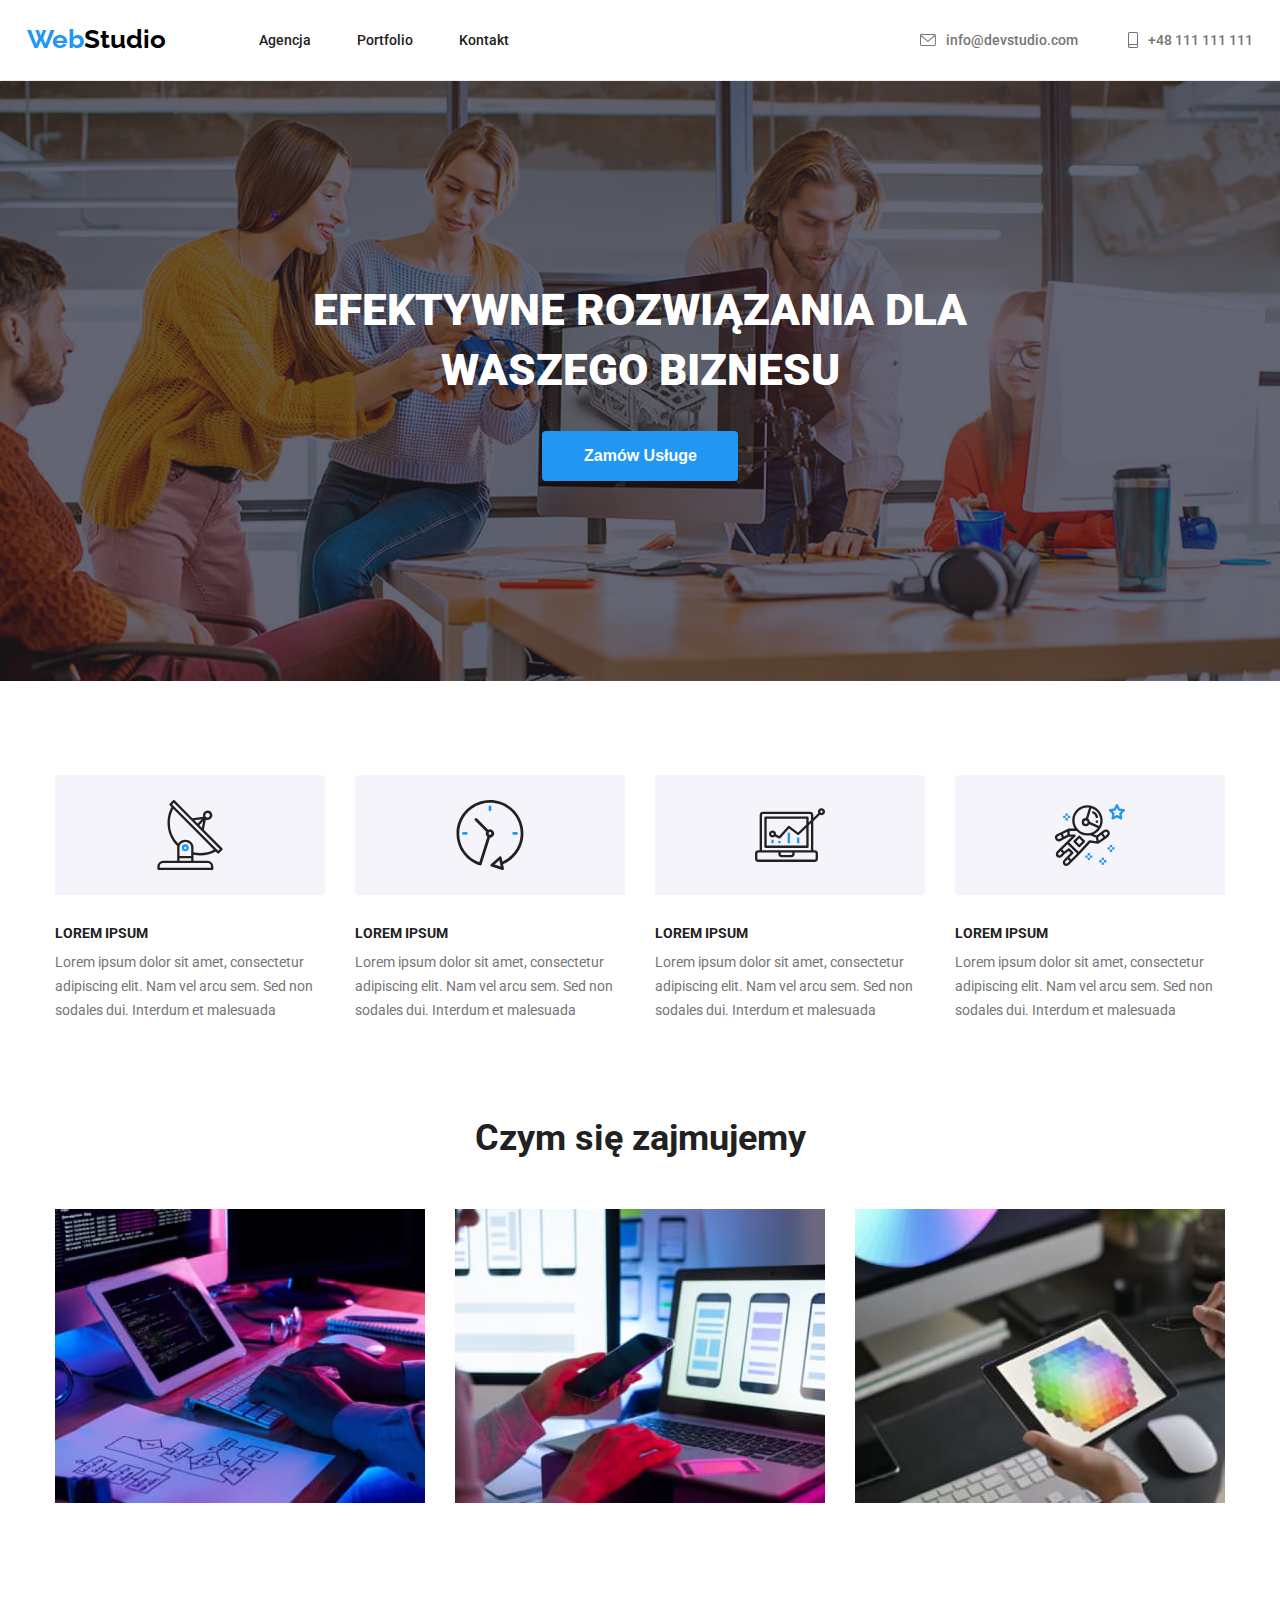
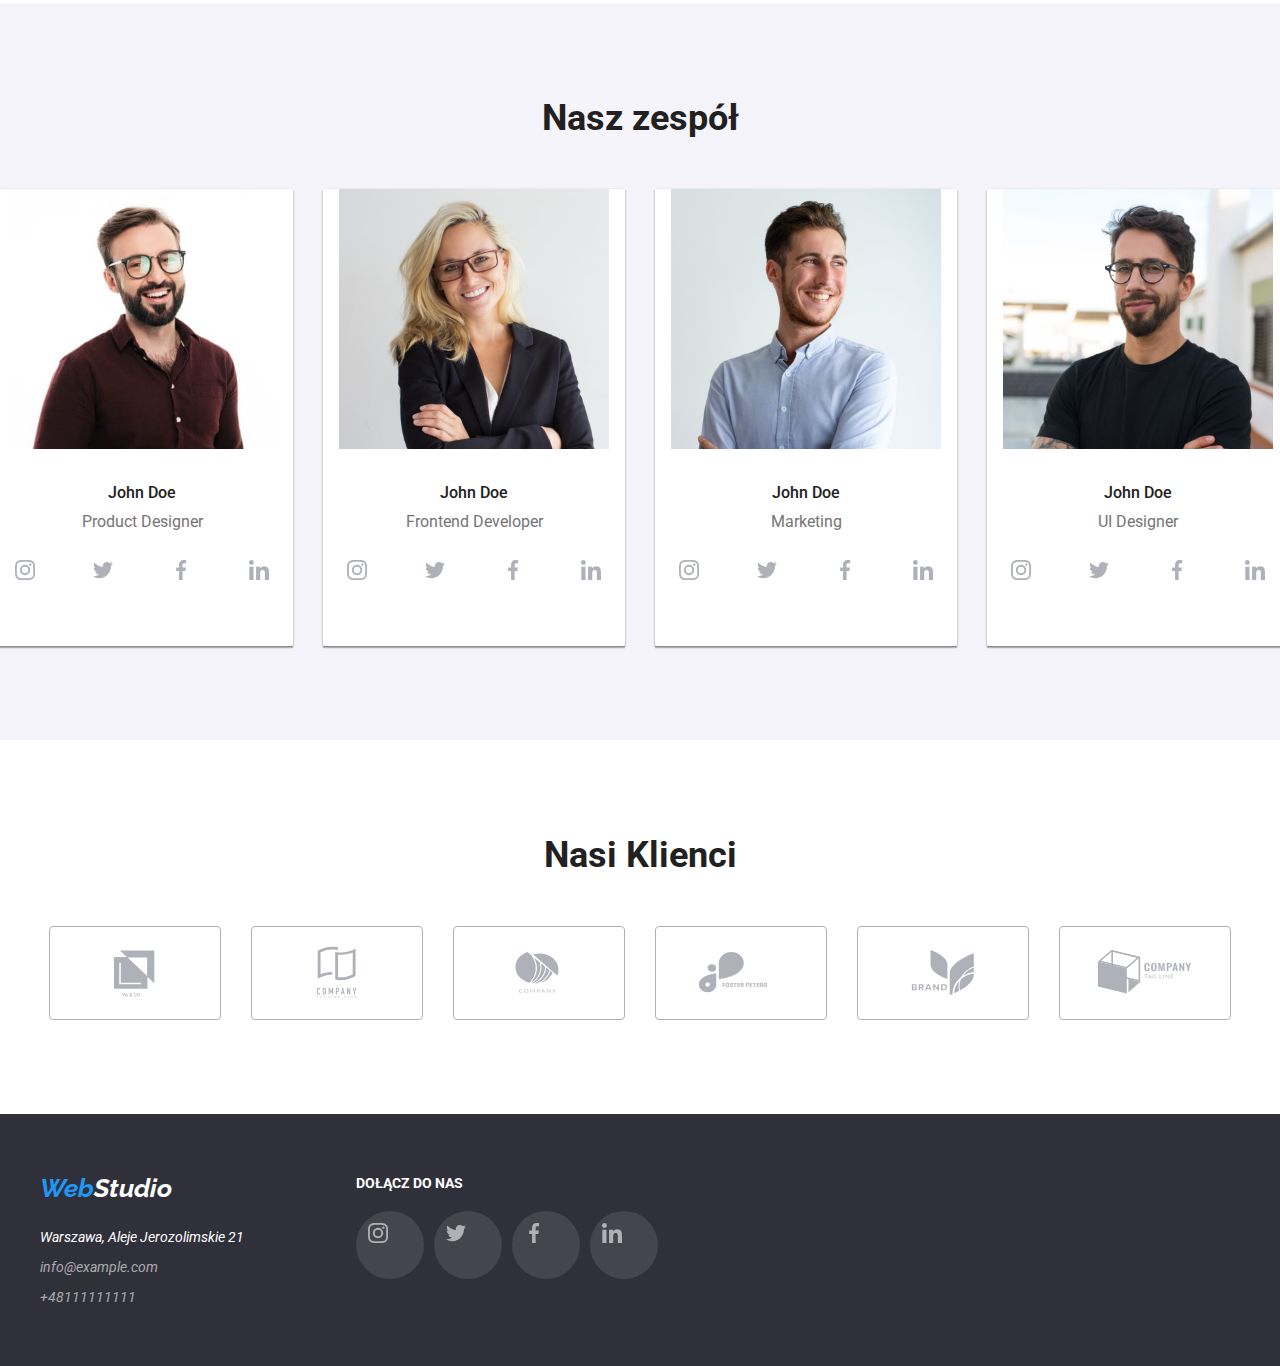
<file: index.html>
<!DOCTYPE html>
<html lang="pl">
    <head>
        <meta charset="UTF-8" />
        <meta http-equiv="X-UA-Compatible" content="IE=edge" />
        <meta name="viewport" content="width=device-width, initial-scale=1.0" />
        <title>Zadanie-4</title>
        <link
            rel="stylesheet"
            href="https://cdnjs.cloudflare.com/ajax/libs/modern-normalize/1.1.0/modern-normalize.min.css"
            integrity="sha512-wpPYUAdjBVSE4KJnH1VR1HeZfpl1ub8YT/NKx4PuQ5NmX2tKuGu6U/JRp5y+Y8XG2tV+wKQpNHVUX03MfMFn9Q=="
            crossorigin="anonymous"
            referrerpolicy="no-referrer"
        />
        <link rel="preconnect" href="https://fonts.googleapis.com" />
        <link rel="preconnect" href="https://fonts.gstatic.com" crossorigin />
        <link
            href="https://fonts.googleapis.com/css2?family=Raleway:wght@700&family=Roboto:wght@400;500;700;900&display=swap"
            rel="stylesheet"
        />
        <link rel="stylesheet" href="./css/styles.css" />
    </head>
    <body>
        <header class="header-border">
            <div class="container">
                <a href="./index.html"
                    ><span class="web-logo">Web</span
                    ><span class="studio-logo">Studio</span></a
                >

                <nav>
                    <ul class="nav-section">
                        <li>
                            <a class="nav-link" href="./index.html">Agencja</a>
                        </li>
                        <li>
                            <a class="nav-link" href="./portfolio.html"
                                >Portfolio</a
                            >
                        </li>
                        <li><a class="nav-link" href="#">Kontakt</a></li>
                    </ul>
                </nav>
                <ul class="header-contact">
                    <li>
                        <a
                            class="contact phone-envelope"
                            href="mailto:info@devstudio.com"
                            ><svg width="16px" height="12px">
                                <use
                                    href="./images/icons.svg#icon-envelope"
                                ></use>
                            </svg>
                            info@devstudio.com</a
                        >
                    </li>
                    <li>
                        <a
                            class="contact phone-envelope"
                            href="tel:+48111111111"
                            ><svg width="10px" height="16px">
                                <use
                                    href="./images/icons.svg#icon-smartphone"
                                ></use>
                            </svg>
                            +48&nbsp;111&nbsp;111&nbsp;111</a
                        >
                    </li>
                </ul>
            </div>
        </header>
        <main>
            <section class="main-background main-image">
                <div class="container main-content">
                    <h1 class="main-text">
                        EFEKTYWNE ROZWIĄZANIA DLA WASZEGO BIZNESU
                    </h1>
                    <button class="service-button" type="button">
                        Zamów Usługe
                    </button>
                </div>
            </section>
            <section class="section">
                <div class="container">
                    <ul class="body-contents">
                        <li>
                            <div class="lorem-icon">
                                <svg width="70px" height="70px">
                                    <use
                                        href="./images/icons.svg#icon-antenna"
                                    ></use>
                                </svg>
                            </div>
                            <h4>LOREM IPSUM</h4>
                            <p>
                                Lorem ipsum dolor sit amet, consectetur
                                adipiscing elit. Nam vel arcu sem. Sed non
                                sodales dui. Interdum et malesuada
                            </p>
                        </li>
                        <li>
                            <div class="lorem-icon">
                                <svg width="70px" height="70px">
                                    <use
                                        href="./images/icons.svg#icon-clock"
                                    ></use>
                                </svg>
                            </div>
                            <h4>LOREM IPSUM</h4>
                            <p>
                                Lorem ipsum dolor sit amet, consectetur
                                adipiscing elit. Nam vel arcu sem. Sed non
                                sodales dui. Interdum et malesuada
                            </p>
                        </li>
                        <li>
                            <div class="lorem-icon">
                                <svg width="70px" height="70px">
                                    <use
                                        href="./images/icons.svg#icon-diagram"
                                    ></use>
                                </svg>
                            </div>
                            <h4>LOREM IPSUM</h4>
                            <p>
                                Lorem ipsum dolor sit amet, consectetur
                                adipiscing elit. Nam vel arcu sem. Sed non
                                sodales dui. Interdum et malesuada
                            </p>
                        </li>
                        <li>
                            <div class="lorem-icon">
                                <svg width="70px" height="70px">
                                    <use
                                        href="./images/icons.svg#icon-astronaut"
                                    ></use>
                                </svg>
                            </div>
                            <h4>LOREM IPSUM</h4>
                            <p>
                                Lorem ipsum dolor sit amet, consectetur
                                adipiscing elit. Nam vel arcu sem. Sed non
                                sodales dui. Interdum et malesuada
                            </p>
                        </li>
                    </ul>
                </div>
            </section>
            <section class="section no-padding">
                <div class="container main-content">
                    <h2 class="present-and-team-title">Czym się zajmujemy</h2>
                    <ul class="what-we-do">
                        <li>
                            <img
                                src="./images/image1.jpg"
                                alt="programista-kodujący-program"
                                width="370"
                                height="294"
                            />
                        </li>
                        <li>
                            <img
                                src="./images/image2.jpg"
                                alt="projektant-pracujący-nad-aplikacją-na-telefon"
                                width="370"
                                height="294"
                            />
                        </li>
                        <li>
                            <img
                                src="./images/image3.jpg"
                                alt="designer-pracujący-nad-kolorystyką-strony"
                                width="370"
                                height="294"
                            />
                        </li>
                    </ul>
                </div>
            </section>
            <section class="team-backgroud section">
                <div class="container main-content">
                    <h2 class="present-and-team-title">Nasz zespół</h2>
                    <ul class="image-title">
                        <li class="our-team-shadow">
                            <figure class="team-border">
                                <img
                                    src="./images/image4.jpg"
                                    alt="Product-Designer"
                                    width="270"
                                    height="260"
                                />
                                <figcaption>
                                    <h4>John Doe</h4>
                                    <p>Product Designer</p>
                                    <div class="social-section">
                                        <a class="social-icon-box">
                                            <svg
                                                class="social-icon"
                                                width="20px"
                                                height="20px"
                                            >
                                                <use
                                                    href="./images/icons.svg#icon-instagram"
                                                ></use>
                                            </svg>
                                        </a>
                                        <a class="social-icon-box">
                                            <svg
                                                class="social-icon"
                                                width="20px"
                                                height="20px"
                                            >
                                                <use
                                                    href="./images/icons.svg#icon-twitter"
                                                ></use>
                                            </svg>
                                        </a>
                                        <a class="social-icon-box">
                                            <svg
                                                class="social-icon"
                                                width="20px"
                                                height="20px"
                                            >
                                                <use
                                                    href="./images/icons.svg#icon-facebook"
                                                ></use>
                                            </svg>
                                        </a>
                                        <a class="social-icon-box">
                                            <svg
                                                class="social-icon"
                                                width="20px"
                                                height="20px"
                                            >
                                                <use
                                                    href="./images/icons.svg#icon-linkedin"
                                                ></use>
                                            </svg>
                                        </a>
                                    </div>
                                </figcaption>
                            </figure>
                        </li>
                        <li class="our-team-shadow">
                            <figure class="team-border">
                                <img
                                    src="./images/image5.jpg"
                                    alt="Frontend Developer"
                                    width="270"
                                    height="260"
                                />
                                <figcaption>
                                    <h4>John Doe</h4>
                                    <p>Frontend Developer</p>
                                    <div class="social-section">
                                        <a class="social-icon-box">
                                            <svg
                                                class="social-icon"
                                                width="20px"
                                                height="20px"
                                            >
                                                <use
                                                    href="./images/icons.svg#icon-instagram"
                                                ></use>
                                            </svg>
                                        </a>
                                        <a class="social-icon-box">
                                            <svg
                                                class="social-icon"
                                                width="20px"
                                                height="20px"
                                            >
                                                <use
                                                    href="./images/icons.svg#icon-twitter"
                                                ></use>
                                            </svg>
                                        </a>
                                        <a class="social-icon-box">
                                            <svg
                                                class="social-icon"
                                                width="20px"
                                                height="20px"
                                            >
                                                <use
                                                    href="./images/icons.svg#icon-facebook"
                                                ></use>
                                            </svg>
                                        </a>
                                        <a class="social-icon-box">
                                            <svg
                                                class="social-icon"
                                                width="20px"
                                                height="20px"
                                            >
                                                <use
                                                    href="./images/icons.svg#icon-linkedin"
                                                ></use>
                                            </svg>
                                        </a>
                                    </div>
                                </figcaption>
                            </figure>
                        </li>
                        <li class="our-team-shadow">
                            <figure class="team-border">
                                <img
                                    src="./images/image6.jpg"
                                    alt="Marketing"
                                    width="270"
                                    height="260"
                                />
                                <figcaption>
                                    <h4>John Doe</h4>
                                    <p>Marketing</p>
                                    <div class="social-section">
                                        <a class="social-icon-box">
                                            <svg
                                                class="social-icon"
                                                width="20px"
                                                height="20px"
                                            >
                                                <use
                                                    href="./images/icons.svg#icon-instagram"
                                                ></use>
                                            </svg>
                                        </a>
                                        <a class="social-icon-box">
                                            <svg
                                                class="social-icon"
                                                width="20px"
                                                height="20px"
                                            >
                                                <use
                                                    href="./images/icons.svg#icon-twitter"
                                                ></use>
                                            </svg>
                                        </a>
                                        <a class="social-icon-box">
                                            <svg
                                                class="social-icon"
                                                width="20px"
                                                height="20px"
                                            >
                                                <use
                                                    href="./images/icons.svg#icon-facebook"
                                                ></use>
                                            </svg>
                                        </a>
                                        <a class="social-icon-box">
                                            <svg
                                                class="social-icon"
                                                width="20px"
                                                height="20px"
                                            >
                                                <use
                                                    href="./images/icons.svg#icon-linkedin"
                                                ></use>
                                            </svg>
                                        </a>
                                    </div>
                                </figcaption>
                            </figure>
                        </li>
                        <li class="our-team-shadow">
                            <figure class="team-border">
                                <img
                                    src="./images/image7.jpg"
                                    alt="UI Designer"
                                    width="270"
                                    height="260"
                                />
                                <figcaption>
                                    <h4>John Doe</h4>
                                    <p>UI Designer</p>
                                    <div class="social-section">
                                        <a class="social-icon-box">
                                            <svg
                                                class="social-icon"
                                                width="20px"
                                                height="20px"
                                            >
                                                <use
                                                    href="./images/icons.svg#icon-instagram"
                                                ></use>
                                            </svg>
                                        </a>
                                        <a class="social-icon-box">
                                            <svg
                                                class="social-icon"
                                                width="20px"
                                                height="20px"
                                            >
                                                <use
                                                    href="./images/icons.svg#icon-twitter"
                                                ></use>
                                            </svg>
                                        </a>
                                        <a class="social-icon-box">
                                            <svg
                                                class="social-icon"
                                                width="20px"
                                                height="20px"
                                            >
                                                <use
                                                    href="./images/icons.svg#icon-facebook"
                                                ></use>
                                            </svg>
                                        </a>
                                        <a class="social-icon-box">
                                            <svg
                                                class="social-icon"
                                                width="20px"
                                                height="20px"
                                            >
                                                <use
                                                    href="./images/icons.svg#icon-linkedin"
                                                ></use>
                                            </svg>
                                        </a>
                                    </div>
                                </figcaption>
                            </figure>
                        </li>
                    </ul>
                </div>
            </section>
            <section class="section">
                <div class="container main-content">
                    <h2 class="present-and-team-title">Nasi Klienci</h2>
                    <div class="our-client-section">
                        <a class="our-client">
                            <svg
                                width="106px"
                                height="60.04px"
                                class="social-icon"
                            >
                                <use href="./images/icons.svg#icon-logo"></use>
                            </svg>
                        </a>
                        <a class="our-client">
                            <svg
                                width="106px"
                                height="60.04px"
                                class="social-icon"
                            >
                                <use href="./images/icons.svg#icon-logo2"></use>
                            </svg>
                        </a>
                        <a class="our-client">
                            <svg
                                width="106px"
                                height="60.04px"
                                class="social-icon"
                            >
                                <use href="./images/icons.svg#icon-logo3"></use>
                            </svg>
                        </a>
                        <a class="our-client">
                            <svg
                                width="106px"
                                height="60.04px"
                                class="social-icon"
                            >
                                <use href="./images/icons.svg#icon-logo4"></use>
                            </svg>
                        </a>
                        <a class="our-client">
                            <svg
                                width="106px"
                                height="60.04px"
                                class="social-icon"
                            >
                                <use href="./images/icons.svg#icon-logo5"></use>
                            </svg>
                        </a>
                        <a class="our-client">
                            <svg
                                width="106px"
                                height="60.04px"
                                class="social-icon"
                            >
                                <use href="./images/icons.svg#icon-logo6"></use>
                            </svg>
                        </a>
                    </div>
                </div>
            </section>
        </main>
        <footer class="footer-background">
            <div class="container footer">
                <div class="footer-section">
                    <address>
                        <a href="./index.html">
                            <span class="web-logo">Web</span
                            ><span class="studio-logo-ft">Studio</span></a
                        >
                        <p class="footer-adress">
                            Warszawa, Aleje Jerozolimskie 21
                        </p>
                        <p class="footer-contact">info@example.com</p>
                        <p class="footer-contact">+48111111111</p>
                    </address>
                    <div class="footer">
                        <h3 class="join-us">DOŁĄCZ DO NAS</h3>
                        <div class="social-footer">
                            <a class="social-icon-box-ft" href="#">
                                <svg
                                    class="social-icon"
                                    width="20px"
                                    height="20px"
                                >
                                    <use
                                        href="./images/icons.svg#icon-instagram"
                                    ></use>
                                </svg>
                            </a>
                            <a class="social-icon-box-ft">
                                <svg
                                    class="social-icon"
                                    width="20px"
                                    height="20px"
                                >
                                    <use
                                        href="./images/icons.svg#icon-twitter"
                                    ></use>
                                </svg>
                            </a>
                            <a class="social-icon-box-ft">
                                <svg
                                    class="social-icon"
                                    width="20px"
                                    height="20px"
                                >
                                    <use
                                        href="./images/icons.svg#icon-facebook"
                                    ></use>
                                </svg>
                            </a>
                            <a class="social-icon-box-ft">
                                <svg
                                    class="social-icon"
                                    width="20px"
                                    height="20px"
                                >
                                    <use
                                        href="./images/icons.svg#icon-linkedin"
                                    ></use>
                                </svg>
                            </a>
                        </div>
                    </div>
                </div>
            </div>
        </footer>
    </body>
</html>
</file>
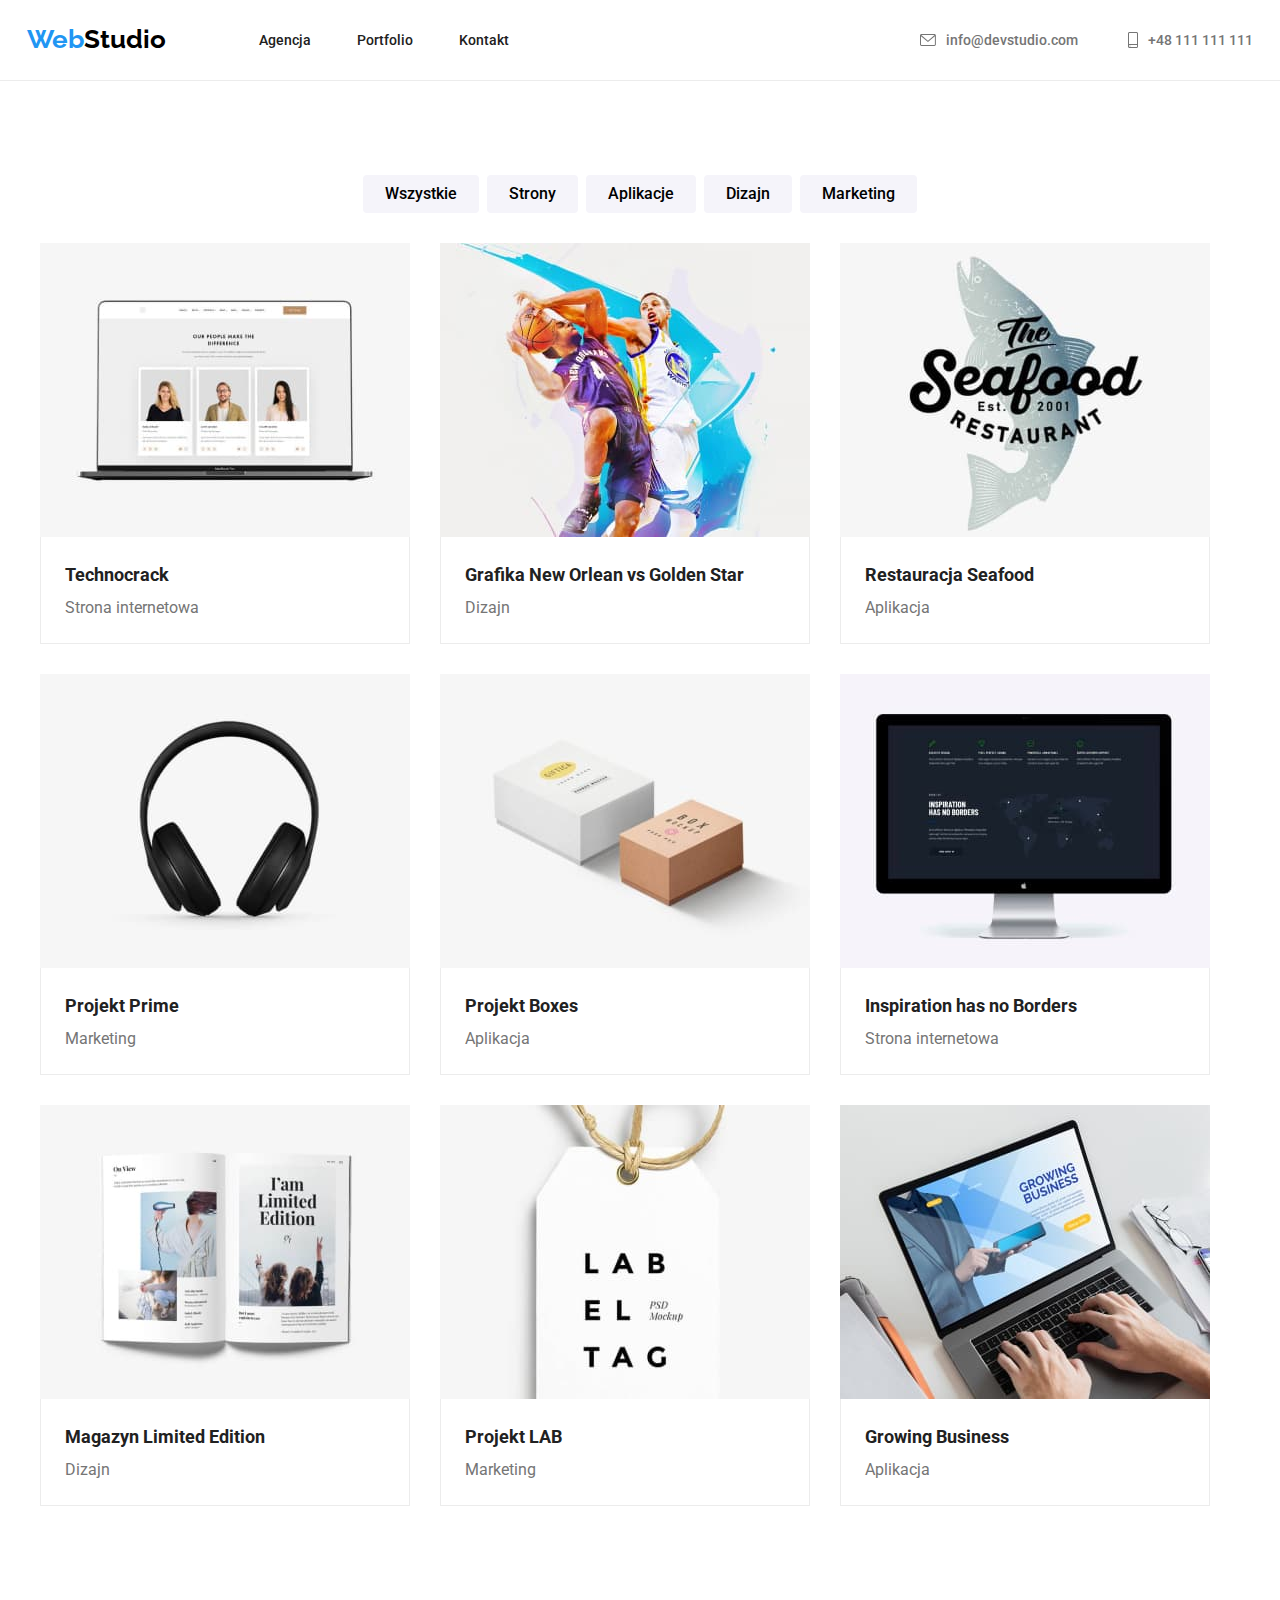
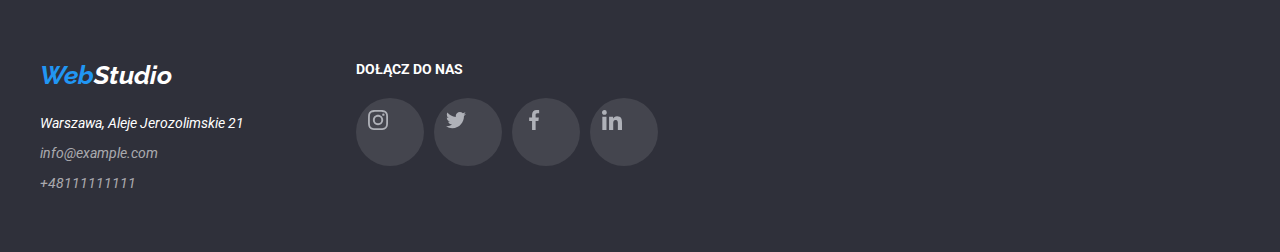
<file: portfolio.html>
<!DOCTYPE html>
<html lang="pl">
    <head>
        <meta charset="UTF-8" />
        <meta http-equiv="X-UA-Compatible" content="IE=edge" />
        <meta name="viewport" content="width=device-width, initial-scale=1.0" />
        <title>Portfolio</title>
        <link
            rel="stylesheet"
            href="https://cdnjs.cloudflare.com/ajax/libs/modern-normalize/1.1.0/modern-normalize.min.css"
            integrity="sha512-wpPYUAdjBVSE4KJnH1VR1HeZfpl1ub8YT/NKx4PuQ5NmX2tKuGu6U/JRp5y+Y8XG2tV+wKQpNHVUX03MfMFn9Q=="
            crossorigin="anonymous"
            referrerpolicy="no-referrer"
        />
        <link rel="preconnect" href="https://fonts.googleapis.com" />
        <link rel="preconnect" href="https://fonts.gstatic.com" crossorigin />
        <link
            href="https://fonts.googleapis.com/css2?family=Raleway:wght@700&family=Roboto:wght@400;500;700;900&display=swap"
            rel="stylesheet"
        />
        <link rel="stylesheet" href="./css/styles.css" />
    </head>
    <body>
        <header class="header-border">
            <div class="container">
                <a href="./index.html"
                    ><span class="web-logo">Web</span
                    ><span class="studio-logo">Studio</span></a
                >
                <nav>
                    <ul class="nav-section">
                        <li>
                            <a class="nav-link" href="./index.html">Agencja</a>
                        </li>
                        <li>
                            <a class="nav-link" href="./portfolio.html"
                                >Portfolio</a
                            >
                        </li>
                        <li><a class="nav-link" href="#">Kontakt</a></li>
                    </ul>
                </nav>
                <ul class="header-contact">
                    <li>
                        <a
                            class="contact phone-envelope"
                            href="mailto:info@devstudio.com"
                            ><svg width="16px" height="12px">
                                <use
                                    href="./images/icons.svg#icon-envelope"
                                ></use>
                            </svg>
                            info@devstudio.com</a
                        >
                    </li>
                    <li>
                        <a
                            class="contact phone-envelope"
                            href="tel:+48111111111"
                            ><svg width="10px" height="16px">
                                <use
                                    href="./images/icons.svg#icon-smartphone"
                                ></use>
                            </svg>
                            +48&nbsp;111&nbsp;111&nbsp;111</a
                        >
                    </li>
                </ul>
            </div>
        </header>
        <main>
            <!-- filters -->
            <section class="section">
                <div class="container main-content">
                    <ul class="filter">
                        <li>
                            <button class="filters-button" type="button">
                                Wszystkie
                            </button>
                        </li>
                        <li>
                            <button class="filters-button" type="button">
                                Strony
                            </button>
                        </li>
                        <li>
                            <button class="filters-button" type="button">
                                Aplikacje
                            </button>
                        </li>
                        <li>
                            <button class="filters-button" type="button">
                                Dizajn
                            </button>
                        </li>
                        <li>
                            <button class="filters-button" type="button">
                                Marketing
                            </button>
                        </li>
                    </ul>
                </div>
                <!-- pottfolio-section -->
                <div class="container">
                    <ul class="image-portfolio">
                        <li class="img-shadow">
                            <figure>
                                <img
                                    class="no-gap"
                                    src="./images/portfolio1.jpg"
                                    alt="laptop-with-open-website"
                                    width="370"
                                    height="294"
                                />
                                <figcaption class="portfolio-title-space">
                                    <h4>Technocrack</h4>
                                    <span>Strona internetowa</span>
                                </figcaption>
                            </figure>
                        </li>
                        <li class="img-shadow">
                            <figure>
                                <img
                                    class="no-gap"
                                    src="./images/portfolio2.jpg"
                                    alt="Image-new-orlean-vs-golden-star"
                                    width="370"
                                    height="294"
                                />
                                <figcaption class="portfolio-title-space">
                                    <h4>Grafika New Orlean vs Golden Star</h4>
                                    <span>Dizajn</span>
                                </figcaption>
                            </figure>
                        </li>
                        <li class="img-shadow">
                            <figure>
                                <img
                                    class="no-gap"
                                    src="./images/portfolio3.jpg"
                                    alt="seafood-restaurant-logo"
                                    width="370"
                                    height="294"
                                />
                                <figcaption class="portfolio-title-space">
                                    <h4>Restauracja Seafood</h4>
                                    <span>Aplikacja</span>
                                </figcaption>
                            </figure>
                        </li>
                        <li class="img-shadow">
                            <figure>
                                <img
                                    class="no-gap"
                                    src="./images/portfolio4.jpg"
                                    alt="headphones"
                                    width="370"
                                    height="294"
                                />
                                <figcaption class="portfolio-title-space">
                                    <h4>Projekt Prime</h4>
                                    <span>Marketing</span>
                                </figcaption>
                            </figure>
                        </li>
                        <li class="img-shadow">
                            <figure>
                                <img
                                    class="no-gap"
                                    src="./images/portfolio5.jpg"
                                    alt="white=and=brown-boxes"
                                    width="370"
                                    height="294"
                                />
                                <figcaption class="portfolio-title-space">
                                    <h4>Projekt Boxes</h4>
                                    <span>Aplikacja</span>
                                </figcaption>
                            </figure>
                        </li>
                        <li class="img-shadow">
                            <figure>
                                <img
                                    class="no-gap"
                                    src="./images/portfolio6.jpg"
                                    alt="monitor=with-open-website"
                                    width="370"
                                    height="294"
                                />
                                <figcaption class="portfolio-title-space">
                                    <h4>Inspiration has no Borders</h4>
                                    <span>Strona internetowa</span>
                                </figcaption>
                            </figure>
                        </li>
                        <li class="img-shadow">
                            <figure>
                                <img
                                    class="no-gap"
                                    src="./images/portfolio7.jpg"
                                    alt="limited-edition-magazine"
                                    width="370"
                                    height="294"
                                />
                                <figcaption class="portfolio-title-space">
                                    <h4>Magazyn Limited Edition</h4>
                                    <span>Dizajn</span>
                                </figcaption>
                            </figure>
                        </li>
                        <li class="img-shadow">
                            <figure>
                                <img
                                    class="no-gap"
                                    src="./images/portfolio8.jpg"
                                    alt="white=pendant-lab-el-tag"
                                    width="370"
                                    height="294"
                                />
                                <figcaption class="portfolio-title-space">
                                    <h4>Projekt LAB</h4>
                                    <span>Marketing</span>
                                </figcaption>
                            </figure>
                        </li>
                        <li class="img-shadow">
                            <figure>
                                <img
                                    class="no-gap"
                                    src="./images/portfolio9.jpg"
                                    alt="man-typing-on-laptop"
                                    width="370"
                                    height="294"
                                />
                                <figcaption class="portfolio-title-space">
                                    <h4>Growing Business</h4>
                                    <span>Aplikacja</span>
                                </figcaption>
                            </figure>
                        </li>
                    </ul>
                </div>
            </section>
        </main>
        <footer>
            <div class="footer-background">
                <div class="container footer">
                    <div class="footer-section">
                        <address>
                            <a href="./index.html">
                                <span class="web-logo">Web</span
                                ><span class="studio-logo-ft">Studio</span></a
                            >
                            <p class="footer-adress">
                                Warszawa, Aleje Jerozolimskie 21
                            </p>
                            <p class="footer-contact">info@example.com</p>
                            <p class="footer-contact">+48111111111</p>
                        </address>
                        <div class="footer">
                            <h3 class="join-us">DOŁĄCZ DO NAS</h3>
                            <div class="social-footer">
                                <div class="social-icon-box-ft">
                                    <svg
                                        class="social-icon"
                                        width="20px"
                                        height="20px"
                                    >
                                        <use
                                            href="./images/icons.svg#icon-instagram"
                                        ></use>
                                    </svg>
                                </div>
                                <div class="social-icon-box-ft">
                                    <svg
                                        class="social-icon"
                                        width="20px"
                                        height="20px"
                                    >
                                        <use
                                            href="./images/icons.svg#icon-twitter"
                                        ></use>
                                    </svg>
                                </div>
                                <div class="social-icon-box-ft">
                                    <svg
                                        class="social-icon"
                                        width="20px"
                                        height="20px"
                                    >
                                        <use
                                            href="./images/icons.svg#icon-facebook"
                                        ></use>
                                    </svg>
                                </div>
                                <div class="social-icon-box-ft">
                                    <svg
                                        class="social-icon"
                                        width="20px"
                                        height="20px"
                                    >
                                        <use
                                            href="./images/icons.svg#icon-linkedin"
                                        ></use>
                                    </svg>
                                </div>
                            </div>
                        </div>
                    </div>
                </div>
            </div>
        </footer>
    </body>
</html>
</file>
<file: css/styles.css>
* {
    margin: 0;
}
ul {
    list-style-type: none;
}
button {
    border: none;
    border-radius: 4px;
}
a {
    text-decoration: none;
}
.container {
    display: flex;
    align-items: center;
    width: 1200px;
    margin: 0 auto;
    padding: 0 15px;
    justify-content: center;
}

body {
    font-family: "Roboto", "sans-serif";
    color: var(--nav-color);
    font-weight: 700;
    font-size: 14px;
    line-height: 1.46;
    margin: 0 auto;
    letter-spacing: 3%;
}
:root {
    --main-text-ft-active-bg-color: #ffffff;
    --sub-title-and-contact-color: #757575;
    --active-link-and-button-bg-color: #2196f3;
    --nav-color: #212121;
    --main-and-ft-bg-color: #2f303a;
    --team-and-filter-button-bg-color: #f5f4fa;
    --ft-contact-color: rgba(255, 255, 255, 0.6);
    --logo-color: #000000;
    --border-color: #ececec;
    --social-color: #afb1b8;
}
.body-contents {
    display: flex;
    justify-content: center;
    column-gap: 30px;
}
.icon {
    background-color: var(--team-and-filter-button-bg-color);
}
.body-contents p,
span {
    color: var(--sub-title-and-contact-color);
    width: 270px;
    font-weight: 400;
    font-size: 14px;
    line-height: 1.71;
}
.body-contents h4 {
    font-weight: 700;
    width: 270px;
    font-size: 14px;
    line-height: 1.17;
    margin-bottom: 10px;
}
.main-background {
    padding-top: 200px;
    padding-bottom: 200px;
}
.team-backgroud {
    background-color: var(--team-and-filter-button-bg-color);
}
.footer-background {
    background-color: var(--main-and-ft-bg-color);
    height: 252px;
    display: flex;
}
.main-text {
    color: var(--main-text-ft-active-bg-color);
    font-weight: 900;
    font-size: 44px;
    line-height: 1.36;
    text-align: center;
    width: 696px;
    margin-bottom: 30px;
}
.nav-link {
    color: var(--nav-color);
    font-weight: 500;
    font-size: 14px;
    line-height: 1.17;
    display: flex;
}
.nav-link:hover,
.nav-link:focus {
    color: var(--active-link-and-button-bg-color);
    background-color: var(--main-text-ft-active-bg-color);
}
.footer-adress {
    color: var(--main-text-ft-active-bg-color);
    font-weight: 400;
    font-size: 14px;
    line-height: 1.5;
    width: 246px;
    text-align: left;
    margin-top: 20px;
}
.footer-adress:hover,
.footer-adress:focus {
    color: var(--active-link-and-button-bg-color);
}
.footer-contact {
    color: var(--ft-contact-color);
    font-weight: 400;
    font-size: 14px;
    line-height: 1.5;
    width: 231px;
    text-align: left;
    margin-top: 9px;
}
.footer-contact:hover,
.footer-contact:focus {
    color: var(--active-link-and-button-bg-color);
}
.web-logo {
    font-family: "Raleway", "sans-serif";
    color: var(--active-link-and-button-bg-color);
    font-weight: 700;
    font-size: 26px;
    line-height: 1.19;
    text-align: left;
}
.studio-logo {
    font-family: "Raleway", "sans-serif";
    color: var(--logo-color);
    font-weight: 700;
    font-size: 26px;
    line-height: 1.38;
}
.studio-logo-ft {
    font-family: "Raleway", "sans-serif";
    color: var(--main-text-ft-active-bg-color);
    font-weight: 700;
    font-size: 26px;
    line-height: 1.38;
}
.filters-button {
    font-family: "Roboto", "sans-serif";
    background-color: var(--team-and-filter-button-bg-color);
    font-weight: 500;
    font-size: 16px;
    line-height: 1.62;
    padding: 6px 22px;
    cursor: pointer;
}
.filters-button:hover,
.filters-button:focus {
    color: var(--main-text-ft-active-bg-color);
    background-color: var(--active-link-and-button-bg-color);
}
.contact {
    color: var(--sub-title-and-contact-color);
    font-weight: 500;
    font-size: 14px;
    line-height: 1.17;
    text-align: left;
}
.contact:hover,
.contact:focus {
    color: var(--active-link-and-button-bg-color);
    fill: var(--active-link-and-button-bg-color);
}
.phone-envelope {
    display: flex;
    column-gap: 10px;
    align-items: center;
    fill: var(--sub-title-and-contact-color);
}
.service-button {
    color: var(--main-text-ft-active-bg-color);
    background-color: var(--active-link-and-button-bg-color);
    font-weight: 700;
    font-size: 16px;
    line-height: 1.87;
    padding: 10px 41px 10px 42px;
    cursor: pointer;
    box-shadow: 0px 4px 4px 0px #00000026;
}
.present-and-team-title {
    font-size: 36px;
    line-height: 1.17;
    text-align: center;
    margin-bottom: 50px;
}
.image-title {
    display: flex;
    align-items: center;
    column-gap: 30px;
    text-align: center;
}
.image-title h4 {
    font-weight: 500;
    font-size: 16px;
    line-height: 1.17;
    padding-top: 30px;
    padding-bottom: 10px;
}
.image-title p {
    color: var(--sub-title-and-contact-color);
    font-weight: 400;
    font-size: 16px;
    line-height: 1.17;
    padding-bottom: 16px;
}
.image-portfolio h4 {
    font-size: 18px;
    line-height: 2;
}
.image-portfolio span {
    color: var(--sub-title-and-contact-color);
    font-size: 16px;
    line-height: 1.87;
}
.nav-section {
    display: flex;
    padding: 32px 371px 32px 93px;
    column-gap: 46px;
}
.header-contact {
    display: inline-flex;
    align-items: center;
    column-gap: 50px;
}
.header-contact li {
    display: inline-flex;
    align-items: center;
    justify-content: center;
}
.main-content {
    flex-direction: column;
}
.what-we-do {
    display: flex;
    align-items: center;
    column-gap: 30px;
}
.footer {
    flex-direction: column;
    align-items: flex-start;
    justify-content: center;
}
.filter {
    display: flex;
    column-gap: 8px;
    margin-bottom: 30px;
}
.image-portfolio {
    display: flex;
    flex-wrap: wrap;
    gap: 30px;
}
.header-border {
    border-bottom: 1px solid var(--border-color);
}
.section {
    padding: 94px 0px;
}
.section ul {
    padding-left: 0px;
}
.team-border {
    border-bottom-left-radius: 4px;
    border-bottom-right-radius: 4px;
    box-shadow: 0px 2px 1px 0px #00000033;
    box-shadow: 0px 1px 1px 0px #00000024;
    box-shadow: 0px 1px 3px 0px #0000001f;
    background-color: var(--main-text-ft-active-bg-color);
}
.portfolio-title-space {
    padding: 20px 24px;
    border-left: 1px solid var(--border-color);
    border-right: 1px solid var(--border-color);
    border-bottom: 1px solid var(--border-color);
}
.no-gap {
    display: block;
}
.no-padding {
    padding-top: 0px;
}
.lorem-icon {
    width: 270px;
    height: 120px;
    border-radius: 4px;
    background-color: #f5f4fa;
    margin-bottom: 30px;
    display: flex;
    align-items: center;
    justify-content: center;
}
.social-icon {
    fill: var(--social-color);
}
.social-section {
    display: flex;
    align-items: center;
    justify-content: center;
    padding-bottom: 30px;
    column-gap: 10px;
}
.social-icon-box {
    width: 44px;
    height: 44px;
    border-radius: 50%;
    padding: 12px;
    background-color: var(--main-text-ft-active-bg-color);
}
.social-icon-box:hover,
.social-icon-box:focus,
.social-icon-box-ft:hover,
.social-icon-box-ft:focus {
    background-color: var(--active-link-and-button-bg-color);
    cursor: pointer;
    --social-color: var(--main-text-ft-active-bg-color);
}
.our-client {
    width: 170px;
    height: 92px;
    border-radius: 4px;
    border: var(--social-color) solid 1px;
    display: flex;
    align-items: center;
    justify-content: center;
}
.our-client-section {
    display: flex;
    align-items: center;
    column-gap: 30px;
}
.our-client:hover,
.our-client:focus {
    border-color: var(--active-link-and-button-bg-color);
    --social-color: var(--active-link-and-button-bg-color);
    cursor: pointer;
}
.join-us {
    color: var(--main-text-ft-active-bg-color);
    font-weight: 700;
    font-size: 14px;
    line-height: 1.17;
    width: 113px;
    padding-bottom: 20px;
    margin-top: -25px;
}
.social-footer {
    display: flex;
    column-gap: 10px;
}
.social-icon-box-ft {
    width: 44px;
    height: 44px;
    border-radius: 50%;
    padding: 12px;
    background-color: rgba(255, 255, 255, 0.1);
}
.footer-section {
    display: inline-flex;
    align-items: center;
    column-gap: 70px;
}
.main-image {
    background-image: linear-gradient(
            to top,
            rgba(47, 48, 58, 0.4),
            rgba(47, 48, 58, 0.4)
        ),
        url("../images/main-background.jpg");
    background-repeat: no-repeat;
    object-fit: fill;
    background-position: 50% 50%;
}
.img-shadow:hover,
.img-shadow:focus {
    box-shadow: 0px 1px 1px rgba(0, 0, 0, 0.12), 0px 4px 4px rgba(0, 0, 0, 0.06),
        1px 4px 6px rgba(0, 0, 0, 0.16);
}
.our-team-shadow {
    box-shadow: 0px 1px 3px rgba(0, 0, 0, 0.12), 0px 1px 1px rgba(0, 0, 0, 0.14),
        0px 2px 1px rgba(0, 0, 0, 0.2);
}
.filters-button:hover,
.filters-button:focus {
    box-shadow: 0px 3px 1px rgba(0, 0, 0, 0.1), 0px 1px 2px rgba(0, 0, 0, 0.08),
        0px 2px 2px rgba(0, 0, 0, 0.12);
}
</file>
